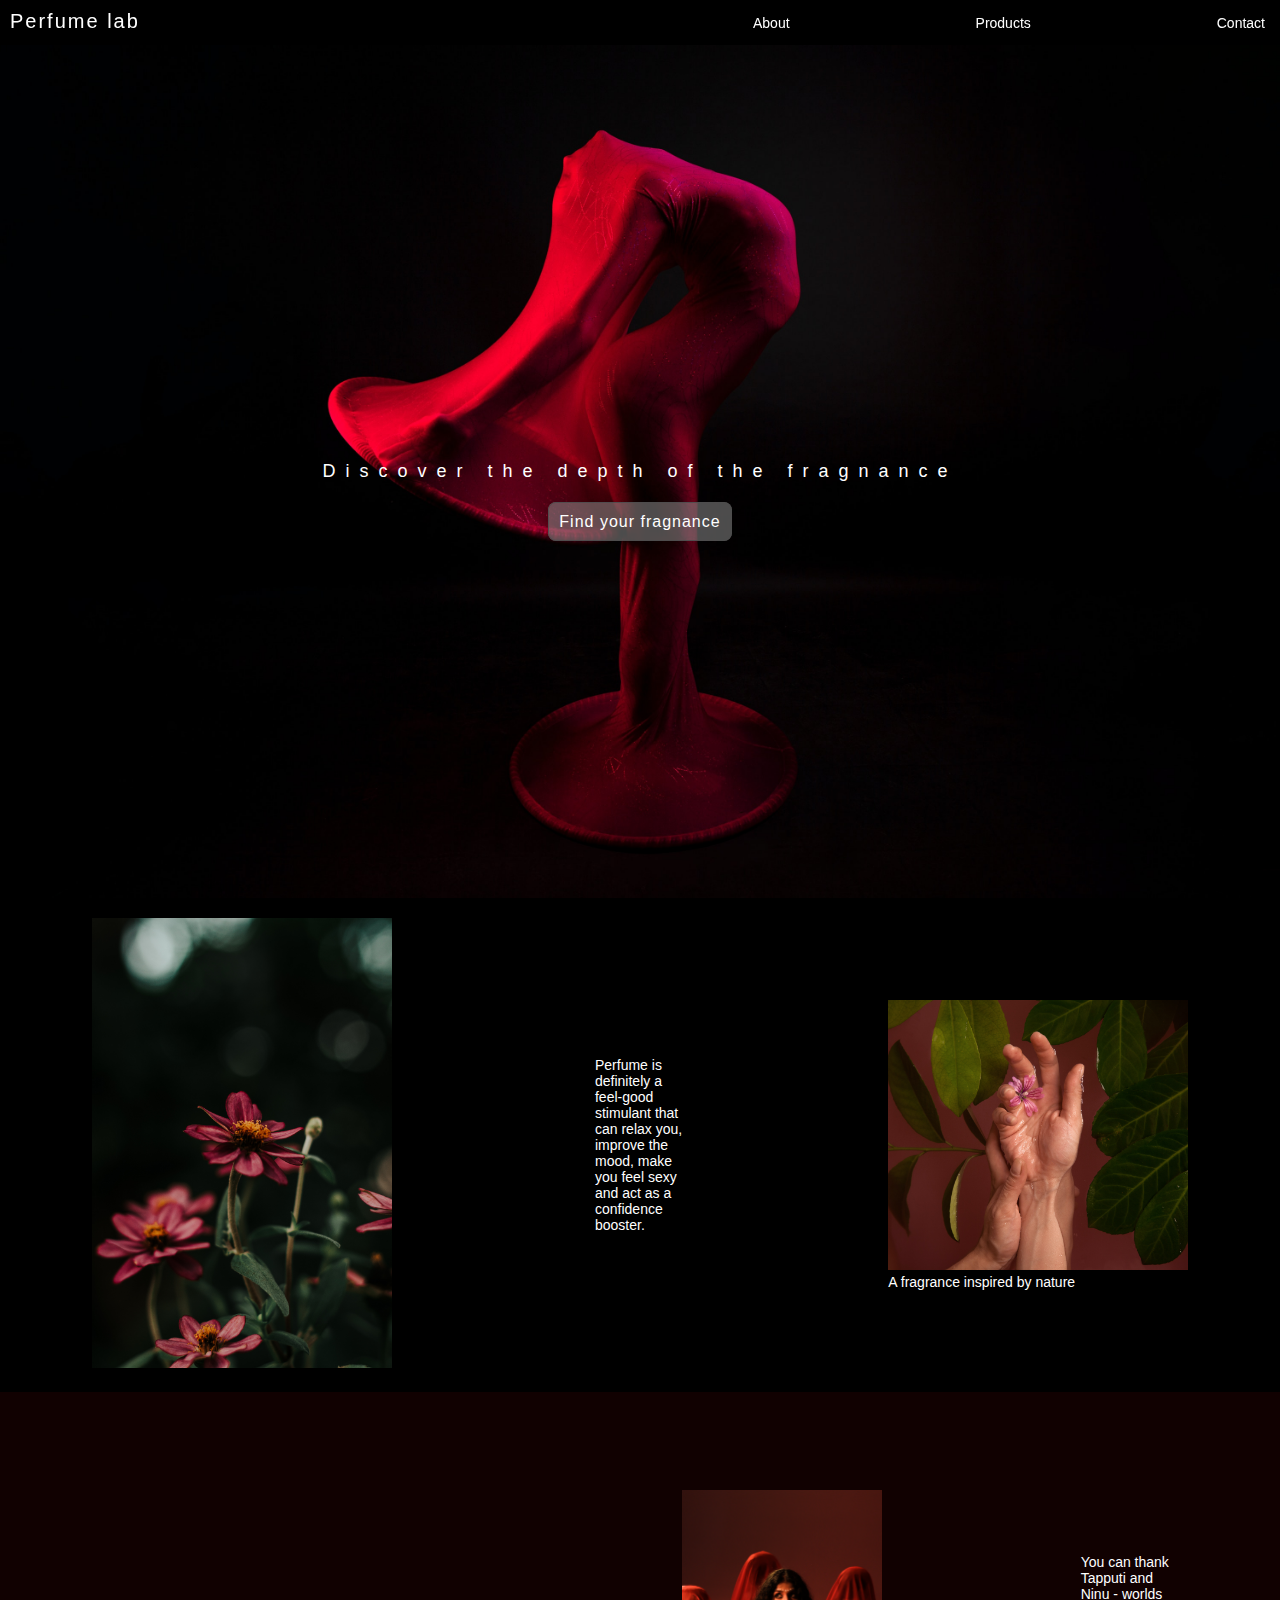
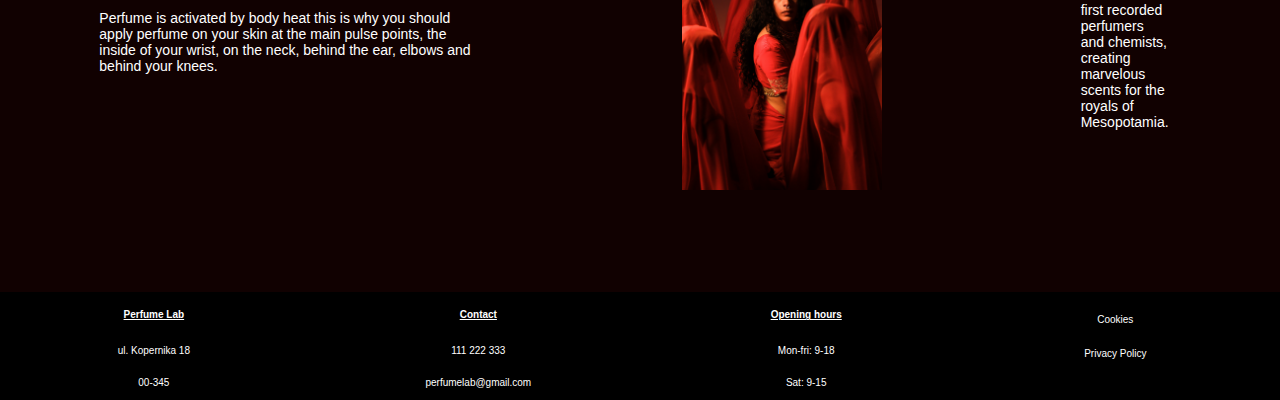
<file: index.html>
<!DOCTYPE html>
<html lang="en">
<head>
    <meta charset="UTF-8">
    <meta name="viewport" content="width=device-width, initial-scale=1.0">
    <title>Perfume lab</title>
    <link rel="stylesheet" href="style.css">
</head>
<body>
    <div id="container">
        <span id="name"><a href="index.html" id="logo">Perfume lab</a></span>
        <div id="nav-container">
        <div id="navigation">
            <div id="nav-l">
            <nav id="nav-links">
                <a href="about.html" class="nav-link"> About</a>
                <a href="" class="nav-link"> Products</a>
                <a href="" class="nav-link"> Contact</a>
            </nav>
        </div>
        </div>
    </div>
        <div id="discover-more">
            <div id="sentences-main">
            <span id="sentence">Discover the depth of the fragnance</span>
            </div>

        <div id="button-container"><a href="quiz.html" class="btn">Find your fragnance</a>
        </div> 
            <div id="photo">  <img src="images/discover-more.jpg" alt="red-body"></div>
        </div>

        <div id="main">
            <div id="main-first">
                <div id="flowers-photo">
                <img src="images/flowers.jpg" alt="flowers" id="flowers">
            </div>
                <div id="paragraph">
                <p>Perfume is definitely a feel-good stimulant that can relax you,
                    improve the mood, make you feel sexy and act as a confidence booster.</p>
                </div>
                <div id="main-sec2">
                    <div id="section-2">
                    <img src="images/hands.jpg" alt="hands" id="hands-photo">
                </div>
                    <p id="pfragnance">A fragrance inspired by nature</p>
                </div>
            </div>
        
         <div id="main-second">
                <div class="second-p">
                <p id="p-sec">Perfume is activated by body heat this is why you should apply perfume on your skin at the main pulse points,
                     the inside of your wrist, on the neck, behind the ear, elbows and behind your knees.</p>
                </div>

                <div class="ladies-photo">
                     <img src="images/ladies.jpg" alt="ladies" id="ladies">
                </div>
                <div class="third-p">
                     <p id="p-third">You can thank Tapputi and Ninu - worlds first recorded perfumers and chemists,
                        creating marvelous scents for the royals of Mesopotamia.</p>
                </div>
            </div>

           
        </div>
        <footer id="footer-container">
            <div class="address-contact">
                <ul>
                    <li class="header">Perfume Lab</li>
                    <li>ul. Kopernika 18</li>
                    <li>00-345</li>
                </ul>
            </div>
            <div class="address-contact">
                <ul>
                    <li class="header">Contact</li>
                    <li>111 222 333</li>
                    <li>perfumelab@gmail.com</li>
                </ul>
            </div>
            <div class="address-contact">
                <ul>
                    <li class="header">Opening hours</li>
                    <li>Mon-fri: 9-18</li>
                    <li>Sat: 9-15</li>
                </ul>
            </div>
            <div id="info" class="address-contact">
                <ul>
                    <li><a href="">Cookies</a></li>
                    <li><a href="">Privacy Policy</a></li>
                </ul>
            </div>
        </footer>
    </div>
</body>
</html>
</file>
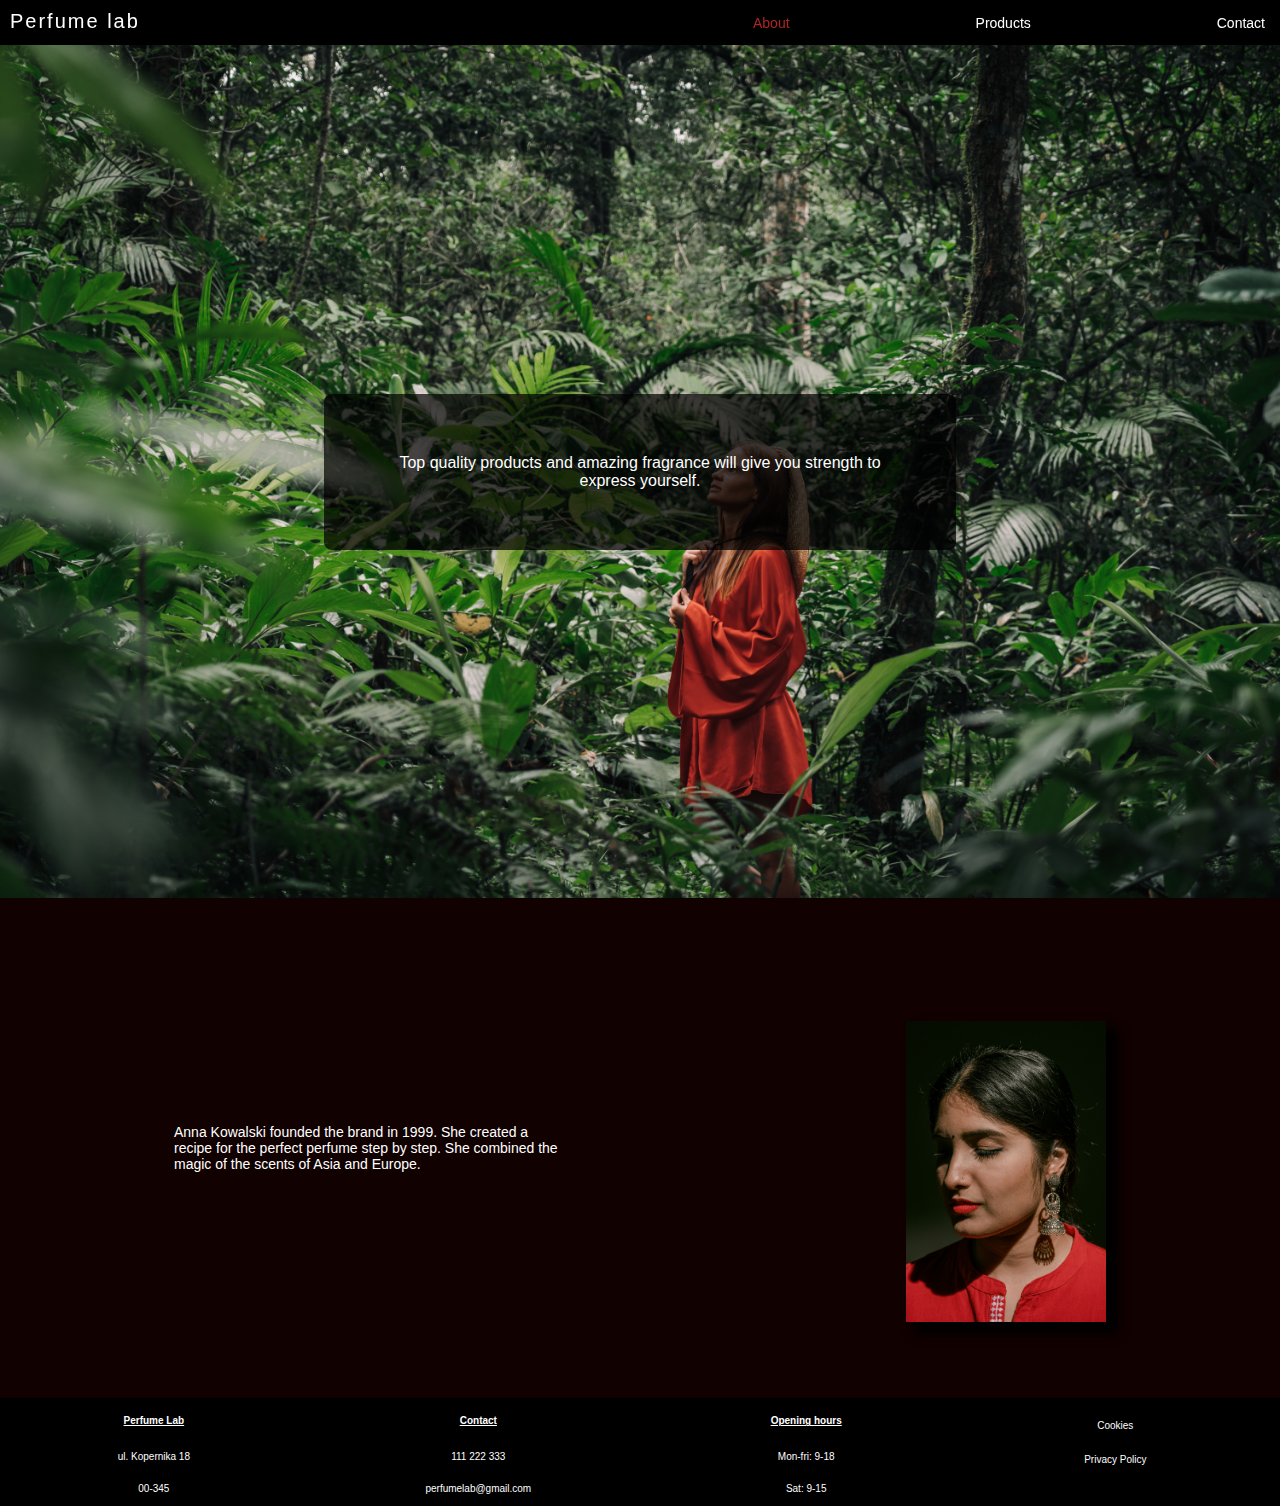
<file: about.html>
<!DOCTYPE html>
<html lang="en">
<head>
    <meta charset="UTF-8">
    <meta name="viewport" content="width=device-width, initial-scale=1.0">
    <title>Perfume lab</title>
    <link rel="stylesheet" href="style.css">
</head>
<body>
    <div id="container">
        <span id="name"><a href="index.html" id="logo">Perfume lab</a></span>
        <div id="nav-container">
        <div id="navigation">
            <div id="nav-l">
            <nav id="nav-links">
                <a href="about.html" class="nav-link active"> About</a>
                <a href="products.html" class="nav-link"> Products</a>
                <a href="contact.html" class="nav-link"> Contact</a>
            </nav>
        </div>
        </div>
    </div>
        
    <div id="discover-more">
        <div id="sentences-main">
            <p id="sentence-main">
             Top quality products and amazing fragrance will give you strength to express yourself.
            </p>
        </div>
        <div id="photo">  <img src="images/forest.jpg" alt="red-body" id=""></div>
    </div>


  
         <div id="main-second">
                <div class="second-p">
                <p id="p-sec">Anna Kowalski founded the brand in 1999. She created a recipe for the perfect perfume step by step.
                     She combined the magic of the scents of Asia and Europe.</p>
                </div>

                <div class="ladies-photo">
                     <img src="images/owner-perfume.jpg" alt="woman" id="owner">
                </div>
            </div>

           
            
        <footer id="footer-container">
            <div class="address-contact">
                <ul>
                    <li class="header">Perfume Lab</li>
                    <li>ul. Kopernika 18</li>
                    <li>00-345</li>
                </ul>
            </div>
            <div class="address-contact">
                <ul>
                    <li class="header">Contact</li>
                    <li>111 222 333</li>
                    <li>perfumelab@gmail.com</li>
                </ul>
            </div>
            <div class="address-contact">
                <ul>
                    <li class="header">Opening hours</li>
                    <li>Mon-fri: 9-18</li>
                    <li>Sat: 9-15</li>
                </ul>
            </div>
            <div id="info" class="address-contact">
                <ul>
                    <li><a href="">Cookies</a></li>
                    <li><a href="">Privacy Policy</a></li>
                </ul>
            </div>
        </footer>
    
</body>
</html>
</file>
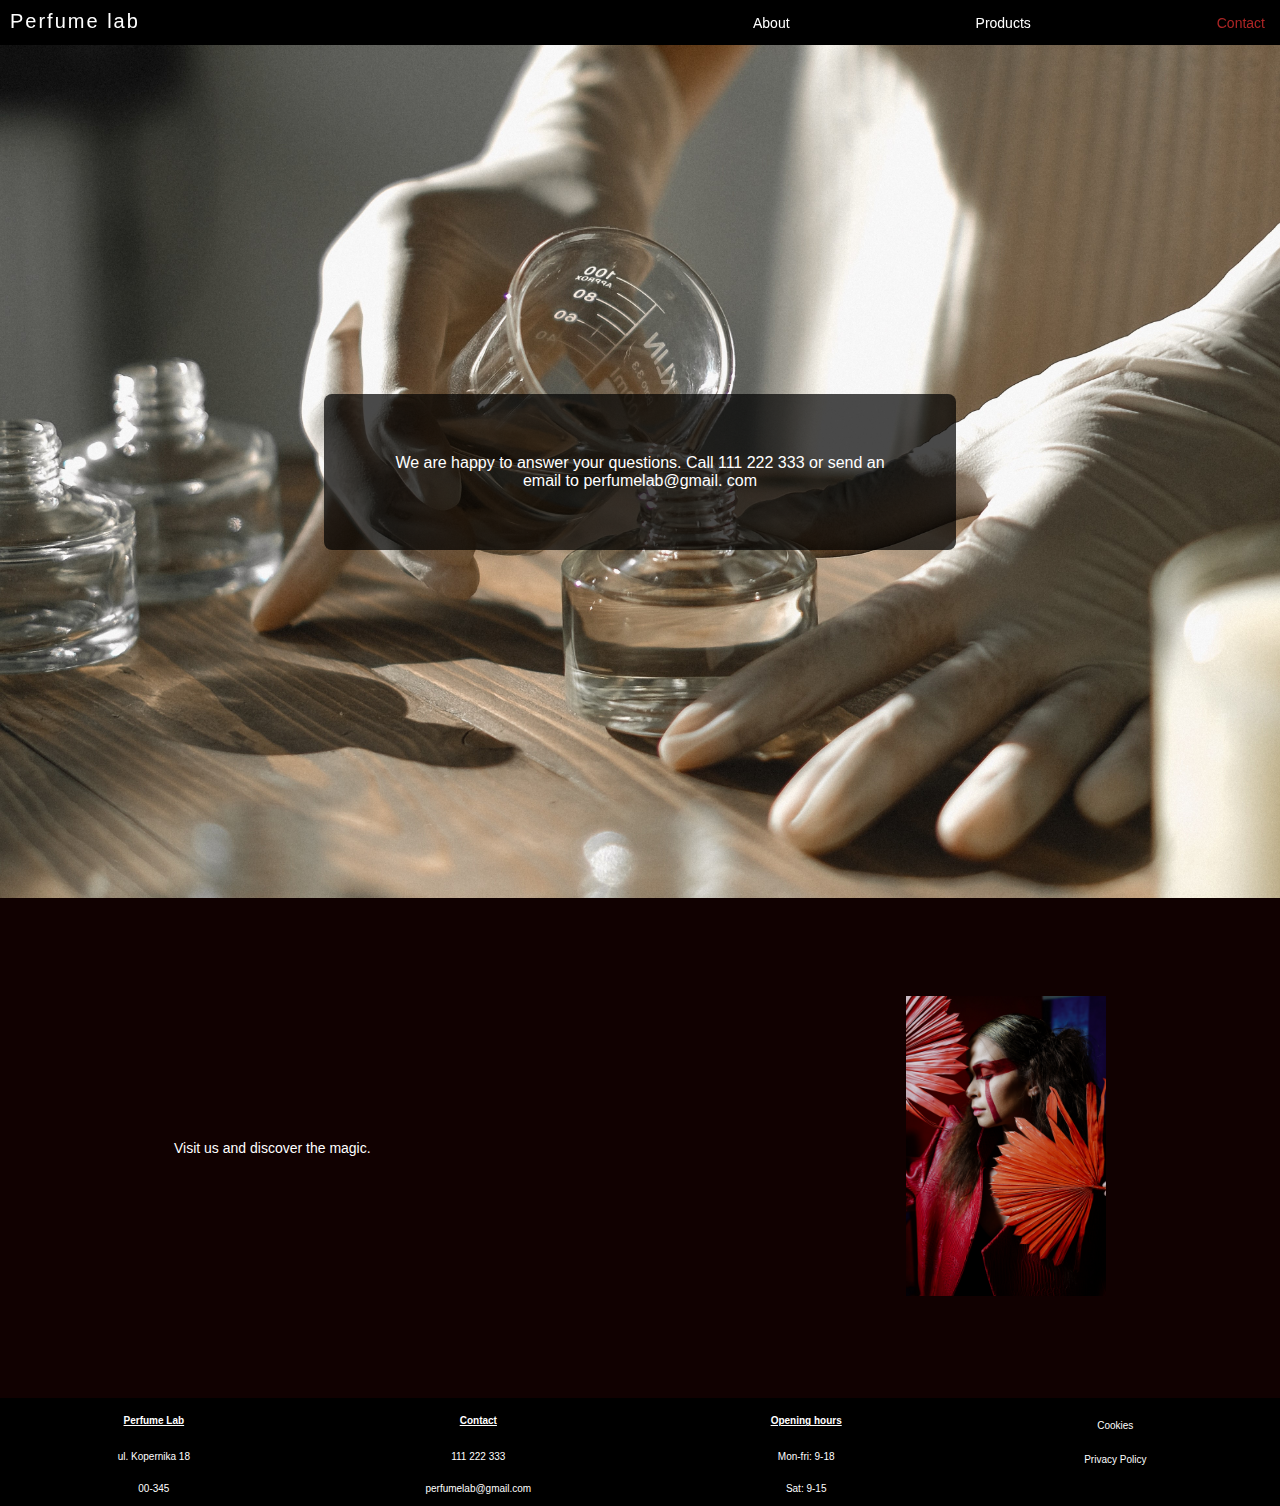
<file: contact.html>
<!DOCTYPE html>
<html lang="en">
<head>
    <meta charset="UTF-8">
    <meta name="viewport" content="width=device-width, initial-scale=1.0">
    <title>Perfume lab</title>
    <link rel="stylesheet" href="style.css">
</head>
<body>
    <div id="container">
        <span id="name"><a href="index.html" id="logo">Perfume lab</a></span>
        <div id="nav-container">
        <div id="navigation">
            <div id="nav-l">
            <nav id="nav-links">
                <a href="about.html" class="nav-link "> About</a>
                <a href="products.html" class="nav-link"> Products</a>
                <a href="contact.html" class="nav-link active"> Contact</a>
            </nav>
        </div>
        </div>
    </div>
        
    <div id="discover-more">
        <div id="sentences-main">
        <p id="sentence-main">We are happy to answer your questions.
            Call 111 222 333 or send an email to perfumelab@gmail. com</p>
        </div>
        <div id="photo-contact">  <img src="images/place.jpg" alt="red-body" id=""></div>
    </div>


  
         <div id="main-second">
                <div class="second-p">
                <p id="p-sec">Visit us and discover the magic.
   
                    
                </p>
                </div>

                <div class="ladies-photo">
                     <img src="images/red-woman.jpg" alt="woman" id="red-woman">
                </div>
            </div>

           
            
        <footer id="footer-container">
            <div class="address-contact">
                <ul>
                    <li class="header">Perfume Lab</li>
                    <li>ul. Kopernika 18</li>
                    <li>00-345</li>
                </ul>
            </div>
            <div class="address-contact">
                <ul>
                    <li class="header">Contact</li>
                    <li>111 222 333</li>
                    <li>perfumelab@gmail.com</li>
                </ul>
            </div>
            <div class="address-contact">
                <ul>
                    <li class="header">Opening hours</li>
                    <li>Mon-fri: 9-18</li>
                    <li>Sat: 9-15</li>
                </ul>
            </div>
            <div id="info" class="address-contact">
                <ul>
                    <li><a href="">Cookies</a></li>
                    <li><a href="">Privacy Policy</a></li>
                </ul>
            </div>
        </div>

        </footer>
        
</body>
</html>
</file>
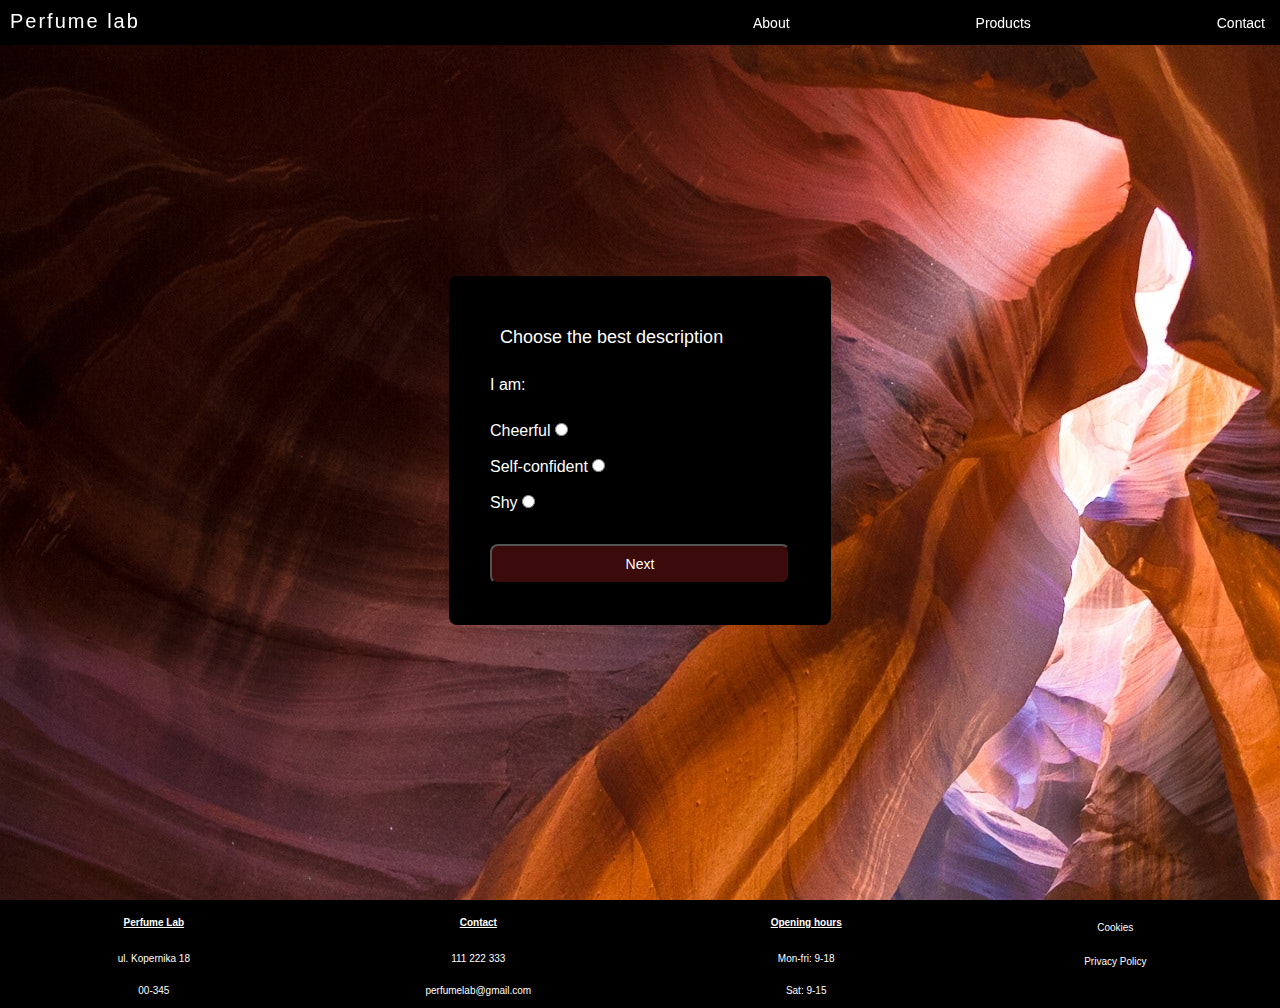
<file: quiz.html>
<!DOCTYPE html>
<html lang="en">
<head>
    <meta charset="UTF-8">
    <meta name="viewport" content="width=device-width, initial-scale=1.0">
    <title>Perfume lab</title>
    <link rel="stylesheet" href="style.css">
</head>
<body>
    <div id="container">
        <span id="name"><a href="index.html" id="logo">Perfume lab</a></span>
        <div id="nav-container">
        <div id="navigation">
            <div id="nav-l">
            <nav id="nav-links">
                <a href="about.html" class="nav-link"> About</a>
                <a href="products.html" class="nav-link"> Products</a>
                <a href="" class="nav-link"> Contact</a>
            </nav>
        </div>
        </div>
    </div>
        
    <form action="" id="formulage">
         <div id="main-second-quiz">
                <div class="quiz">
                    <div id="quiz-1" >
                    <span class="desc-header">Choose the best description</span>
                    <br>
                    <span class="desc">I am:</span>
                    <br>
                    <label>Cheerful
                    <input type="radio" name="radio1" class="containerA">
                    <span class="checkmark"></span>
                    </label>
                    <br>
                    <label >Self-confident
                    <input type="radio" name="radio1" class="containerB">
                    <span class="checkmark"></span>
                    </label>
                    <br>
                    <label>Shy
                    <input type="radio" name="radio1" class="containerC">
                    <span class="checkmark"></span>
                    </label>
                    <br>
                    <button type="button" class="next">Next</button>
                </div>

                </div>
                <div class="quiz">
                    <div id="quiz-2">
                        <span class="desc-header">Choose the best description</span>
                        <br>
                    <span class="desc">My favorite color:</span>
                    <br>
                    <label >Blue
                    <input type="radio" checked="checked" name="radio2" value="A">
                    <span class="checkmark"></span>
                    </label>
                    <br>
                    <label >Red
                    <input type="radio" name="radio2" value="B">
                    <span class="checkmark"></span>
                    </label>
                    <br>
                    <label>White
                    <input type="radio" name="radio2" value="C">
                    <span class="checkmark"></span>
                    </label>
                    <br>
                    <button type="button" class="next">Next</button>
                    
                </div>
                </div>
                <div class="quiz">
                    <div id="quiz-3">
                        <span class="desc-header">Choose the best description</span>
                        <br>
                    <span class="desc">My favorite spice:</span>
                    <br>
                    <label >Turmeric
                    <input type="radio" checked="checked" name="radio3" value="A">
                    <span class="checkmark"></span>
                    </label>
                    <br>
                    <label >Garlic 
                    <input type="radio" name="radio3" value="B">
                    <span class="checkmark"></span>
                    </label>
                    <br>
                    <label >Mint
                    <input type="radio" name="radio3" value="C">
                    <span class="checkmark"></span>
                    </label>
                    <br>
                    <button type="button" class="next">Next</button>
                </div>
                </div>
                <div class="quiz">
                    <div class="quiz-res">
                        <h3>Your fragnance is: Lavenda</h3>
                        <p>Lavender soothes the mind
                             and gives the energy to create great things</p>
                </div>
                </div>
                <div class="quiz">
                    <div class="quiz-res">
                        <h3>Your fragnance is: Rose</h3>
                        <p>Rose has a calming effect and regenerates the body.
                            Seduces anyone who walks by you.</p>
                </div>
                </div>
                <div class="quiz">
                    <div class="quiz-res">
                        <h3>Your fragnance is: Mandarin</h3>
                        <p>Mandarin has an energizing effect.
                             It refreshes and stimulates the imagination.</p>
                </div>
                </div>
                </div>
            </form>

        <footer id="footer-container">
            <div class="address-contact">
                <ul>
                    <li class="header">Perfume Lab</li>
                    <li>ul. Kopernika 18</li>
                    <li>00-345</li>
                </ul>
            </div>
            <div class="address-contact">
                <ul>
                    <li class="header">Contact</li>
                    <li>111 222 333</li>
                    <li>perfumelab@gmail.com</li>
                </ul>
            </div>
            <div class="address-contact">
                <ul>
                    <li class="header">Opening hours</li>
                    <li>Mon-fri: 9-18</li>
                    <li>Sat: 9-15</li>
                </ul>
            </div>
            <div id="info" class="address-contact">
                <ul>
                    <li><a href="">Cookies</a></li>
                    <li><a href="">Privacy Policy</a></li>
                </ul>
            </div>
        </footer>
            </div>         
    
       
    <script src="app.js"></script>
</body>
</html>
</file>
<file: style.css>
*{
    margin: 0;
    padding: 0;
}
body{
    background-color: #000000;
    font-family: 'Parisienne', cursive;
    font-family: 'Raleway', sans-serif;
}
#container{
    width: 100%;
    color: white;
}
#nav-container{
    position: relative;
    display: flex;
    justify-content: flex-end;
}
#navigation{
    position: fixed;
    display: flex;
    justify-content: flex-end;
    height: 45px;
    width:100%;
    background-color: rgb(0, 0, 0);
    z-index: 100;
}
#name{
    position: fixed;
    z-index: 101;
    padding: 10px;
    letter-spacing: 2px;
    font-size: 20px;
    display: block;
    justify-content: flex-start;
    align-items: center;
}
img{
    max-width: 100%;
}
#nav-l{
    position: fixed;
    padding: 15px;
    width: 40%;
    display: flex;
    justify-content: flex-end;
}
#nav-links {
    width: 100%;
    display: flex;
    justify-content: space-between;
}
.nav-link{
    text-decoration: none;
    color: white;
    font-size: 14px;
}
.nav-link:hover{
    color: rgb(173, 37, 37);
}
#discover-more{
    display: flex;
    position: relative;
    margin-top: 45px;
    align-items: center;
    text-align: center;
}
#sentences{
    position: absolute;
    width: 100%;
}
#sentence{
    height: 50px;
    text-align: center;
    justify-content: center;
    font-size: 18px;
    letter-spacing: 10px;
}
#button-container{
    position: absolute;
    width: 100%;
    margin-top: 100px;
}
.btn {
    text-decoration: none;
    color: white;
    min-width: 200px;
    height: 30px;
    border-radius: 8px;
    color: white;
    background-color: rgba(152, 152, 152, 0.502);
    border: 1px solid rgba(77, 77, 77, 0.847);
    cursor: pointer;
    letter-spacing: 1px;
    padding: 10px;
}
.btn:hover{
    background-color: rgba(0, 0, 0, 0.249);
    border: 1px solid rgba(45, 45, 45, 0.847);
}
#main-first{
    position: relative;
    display: flex;
    background-color: black;
    width: 100%;
    align-items: center;
    justify-content: space-around;
}
#flowers-photo{
    width: 300px;
    padding: 20px;
}
#paragraph{
    font-size: 14px;
    max-width: 90px;
    padding: 40px;
    justify-content: center;
}
#main-sec2{
    width: 300px;
    padding: 20px;
}
#pfragnance{
    font-size: 14px;
}
#main-second{
    width: 100%;
    height: 500px;
    display: flex;
    background-color: rgb(17, 1, 1);
    max-width: 100%;
    align-items: center;
    justify-content: space-around;
}
.second-p{
    font-size: 14px;
    width: 30%;
    margin: 10px;
}
.ladies-photo{
    width: 200px;
    padding: 10px;
}
.third-p{
    font-size: 14px;
    margin: 10px;
    width: 100px;
}
#p-third{
    width: 90px;
}
#body-sec{
    max-width: 100px;
    margin-top: 100px;
}
.section-2{
    position: absolute;
    right: 20px;
    transform: translateY(220px);
}
footer{
    font-size: 10px;
    position: absolute;
    transform: translateY(400px);
    display: flex;
    width: 100%;
    justify-content: space-around;
}
#footer-about{
    font-size: 10px;
    position: absolute;
    transform: translateY(400px);
    display: flex;
    width: 99%;
    justify-content: space-around;
}
    #discover-more-contact{
    height: 100vh;
    display: flex;
    position: relative;
    margin-top: 45px;
    align-items: center;
    text-align: center;
}
#photo-contact{
    display: flex;
    width: 100vw;
}
#container-contact{
    width: 100%;
    color: white;
    height: 100vh;
}
.address-contact{
    justify-content: center;
    text-align: center;
    line-height: 30px;
}
#info{
    margin-top: 10px;
}
.header{
    margin-top: 4px;
    font-weight: bolder;
    padding: 4px;
    text-decoration: underline;
}
footer ul li{
    list-style-type: none;
    display: block;
    margin: 2px;
    border-radius: 8px;
}
footer ul li a{
    list-style-type: none;
    display: block;
    margin: 2px;
    border-radius: 8px;
    color: white;
    text-decoration: none;
    padding: 1px;
}
footer ul li a:hover{
    color: rgb(173, 37, 37);

}
#owner
{
    box-shadow: 10px 10px 10px 2px rgb(0, 0, 0);
    margin-top: 25%;
}
.active{
    color: rgb(173, 37, 37);
}
#logo{
    text-decoration: none;
    color: white;
}
#sentence-main{
    background-color: rgba(0, 0, 0, 0.705);
    display: block;
    width: 40%;
    margin: auto;
    padding: 60px;
    border-radius: 8px;
}
#sentences-main{
    position: absolute;
    width: 100%;
}
#footer-product{
    font-size: 10px;
    position: absolute;
    transform: translateY(400px);
    display: flex;
    width: 99%;
    justify-content: space-around;
}
#photo{
    display: flex;
    height: 10%;
}
#main-second-quiz{

        width: 100%;
        display: flex;
        position: relative;
        background-image:url(images/bk.jpg);
        max-width: 100%;
        align-items: center;
        justify-content: space-around;
        height: 100vh;
    }
.quiz{
    display: flex;
    border-radius: 8px;
    border: 1px solid rgba(2, 2, 2, 0.304);
    position: absolute;
    padding: 40px;
    width: 300px;
    background-color: rgb(0, 0, 0);
  }
#footer-container{
    color: rgb(255, 255, 255);
    font-size: 10px;
    display: flex;
    width: 99%;
    justify-content: space-around;
    transform: translateY(00px);
  }
.desc-header{
    display: block;
    padding: 10px;
  }
#quiz-1{
    width: 100%;
    z-index: 1000;
    }
.quiz-res{
    text-align: center;
    }
.prev:hover{
    background-color: rgb(150, 54, 54);
    }
.next{
        font-size: 14px;
        text-decoration: none;
        color: white;
        display: block;
        background-color: rgb(59, 10, 10);
        margin-top: 14px;
        text-align: center;
        padding: 4px;
        border-radius: 8px;
        height: 40px;
        width: 100%;
        cursor: pointer;
    }
    .next:hover{
        background-color: rgb(109, 27, 27);
    }
    .desc-header{
        display: block;
        font-size: 18px;
    }
    .desc{
        display: block;
        margin-bottom: 10px;
    }
    label{
        display: block;
    }
    .prev-first{
        visibility: hidden;
    }
</file>
